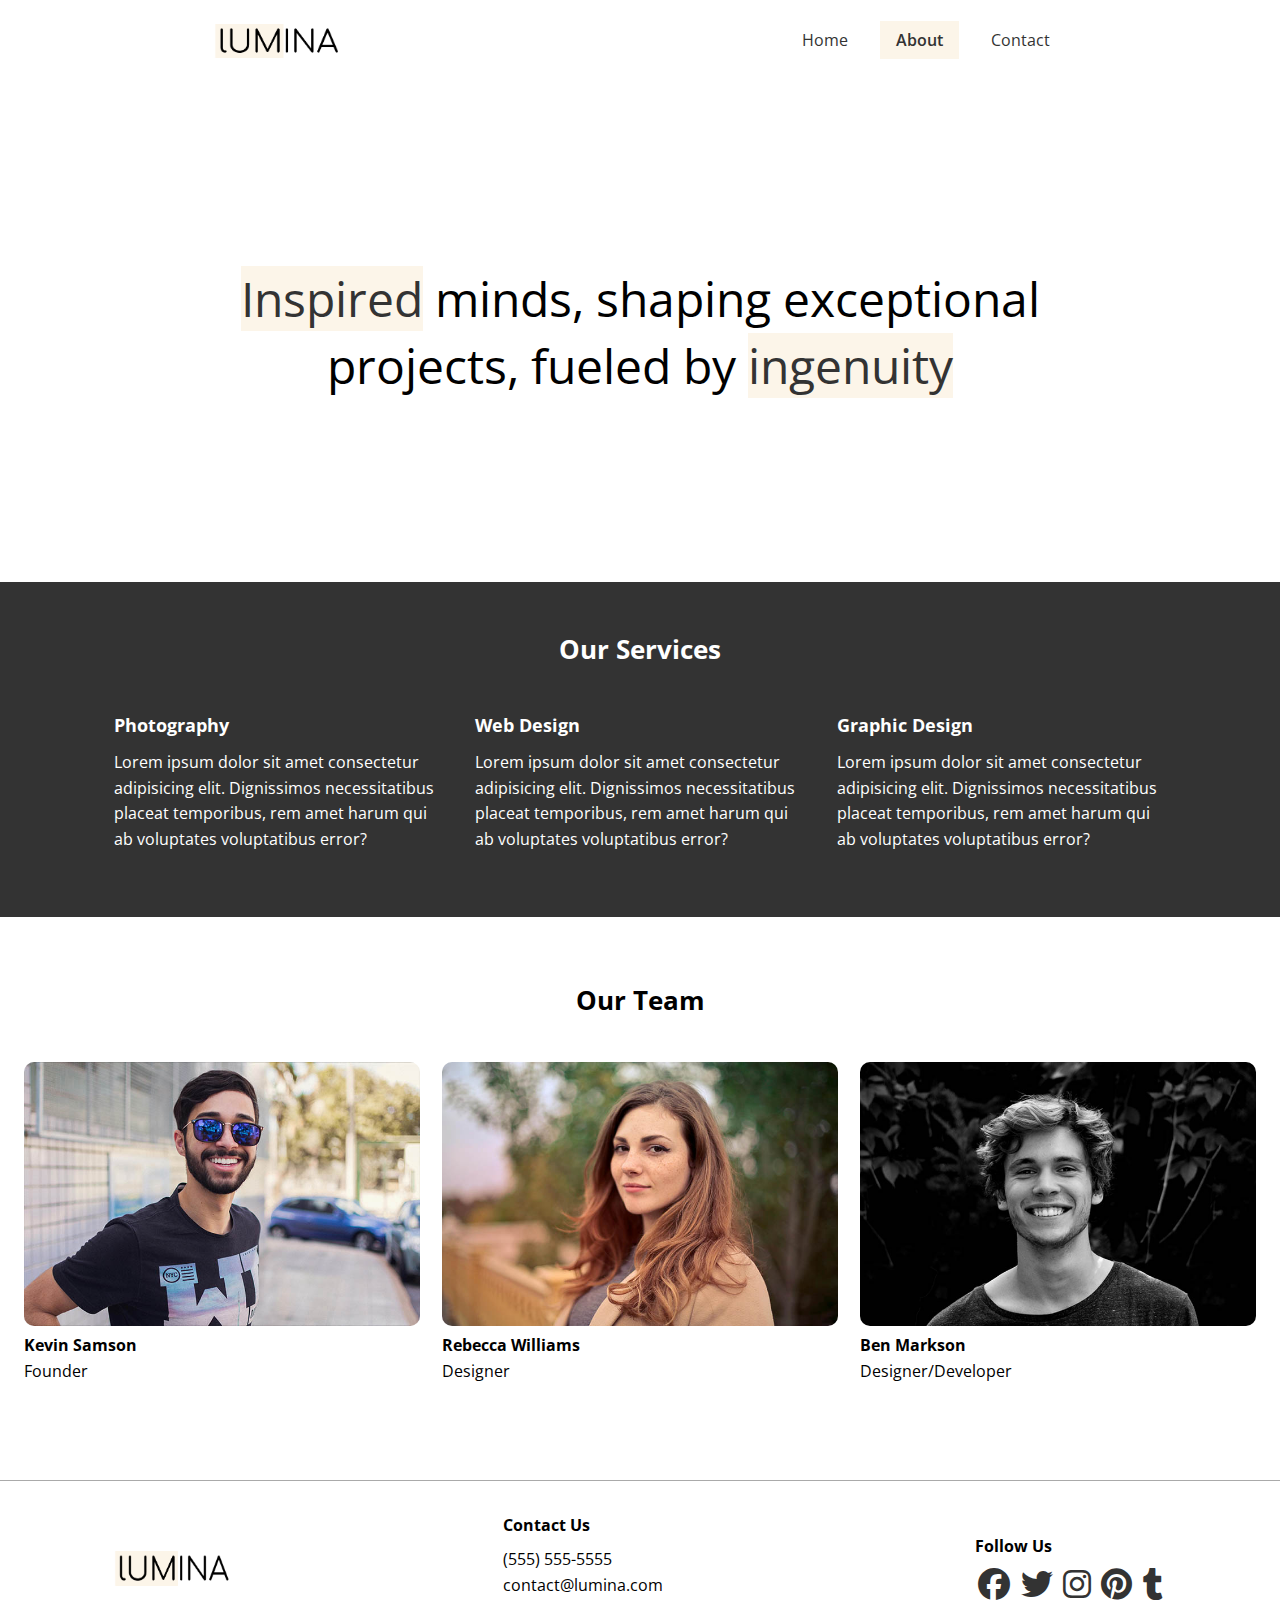
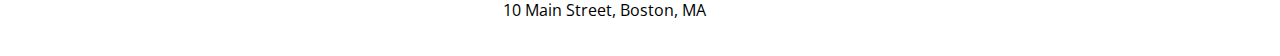
<file: about.html>
<!DOCTYPE html>
<html lang="en">
  <head>
    <meta charset="UTF-8" />
    <meta name="viewport" content="width=device-width, initial-scale=1.0" />
    <link rel="shortcut icon" href="images/favicon.ico" type="image/x-icon" />
    <title>About Lumina Creative</title>
    <link
      rel="stylesheet"
      href="https://cdnjs.cloudflare.com/ajax/libs/font-awesome/6.7.2/css/all.min.css"
      integrity="sha512-Evv84Mr4kqVGRNSgIGL/F/aIDqQb7xQ2vcrdIwxfjThSH8CSR7PBEakCr51Ck+w+/U6swU2Im1vVX0SVk9ABhg=="
      crossorigin="anonymous"
      referrerpolicy="no-referrer"
    />
    <link rel="preconnect" href="https://fonts.googleapis.com" />
    <link rel="preconnect" href="https://fonts.gstatic.com" crossorigin />
    <link
      href="https://fonts.googleapis.com/css2?family=Open+Sans:ital,wght@0,300..800;1,300..800&display=swap"
      rel="stylesheet"
    />
    <link rel="stylesheet" href="css/styles.css" />
  </head>
  <body>
    <header class="header" role="banner">
      <div class="container container-sm header-flex">
        <img src="images/logo.png" alt="Lumina Creative" class="logo" />
        <nav>
          <ul class="main-menu" aria-label="Main Menu">
            <li>
              <a href="/">Home</a>
            </li>
            <li>
              <a class="active" href="about.html">About</a>
            </li>
            <li>
              <a href="contact.html">Contact</a>
            </li>
          </ul>
        </nav>
      </div>
    </header>

    <section class="hero">
      <div class="container container-sm">
        <h2>
          <span class="bg-primary">Inspired</span> minds, shaping exceptional
          projects, fueled by <span class="bg-primary">ingenuity</span>
        </h2>
      </div>
    </section>

    <section class="services bg-dark">
      <div class="container">
        <h2 class="section-heading">Our Services</h2>
        <div class="services-flex">
          <div class="service-item">
            <h4>Photography</h4>
            <p>
              Lorem ipsum dolor sit amet consectetur adipisicing elit.
              Dignissimos necessitatibus placeat temporibus, rem amet harum qui
              ab voluptates voluptatibus error?
            </p>
          </div>
          <div class="service-item">
            <h4>Web Design</h4>
            <p>
              Lorem ipsum dolor sit amet consectetur adipisicing elit.
              Dignissimos necessitatibus placeat temporibus, rem amet harum qui
              ab voluptates voluptatibus error?
            </p>
          </div>
          <div class="service-item">
            <h4>Graphic Design</h4>
            <p>
              Lorem ipsum dolor sit amet consectetur adipisicing elit.
              Dignissimos necessitatibus placeat temporibus, rem amet harum qui
              ab voluptates voluptatibus error?
            </p>
          </div>
        </div>
      </div>
    </section>

    <section class="team">
      <div class="container container-lg">
        <h2 class="section-heading">Our Team</h2>
        <div class="team-flex">
          <div class="team-item">
            <img src="images/team1.jpg" alt="Team Member" />
            <h4>Kevin Samson</h4>
            <p>Founder</p>
          </div>
          <div class="team-item">
            <img src="images/team2.jpg" alt="Team Member" />
            <h4>Rebecca Williams</h4>
            <p>Designer</p>
          </div>
          <div class="team-item">
            <img src="images/team3.jpg" alt="Team Member" />
            <h4>Ben Markson</h4>
            <p>Designer/Developer</p>
          </div>
        </div>
      </div>
    </section>

    <footer class="footer">
      <div class="container footer-flex">
        <img src="images/logo.png" alt="Lumina Creative" />

        <div class="contact">
          <h4>Contact Us</h4>
          <ul aria-label="Contact Information">
            <li>(555) 555-5555</li>
            <li>contact@lumina.com</li>
            <li>10 Main Street, Boston, MA</li>
          </ul>
        </div>

        <div class="social">
          <h4>Follow Us</h4>
          <a href="#" aria-label="Follow us on Facebook"
            ><i class="fab fa-facebook fa-2x"></i
          ></a>
          <a href="#" aria-label="Follow us on Twitter"
            ><i class="fab fa-twitter fa-2x"></i
          ></a>
          <a href="#" aria-label="Follow us on Instagram"
            ><i class="fab fa-instagram fa-2x"></i
          ></a>
          <a href="#" aria-label="Follow us on Pinterest"
            ><i class="fab fa-pinterest fa-2x"></i
          ></a>
          <a href="#" aria-label="Follow us on Tumblr"
            ><i class="fab fa-tumblr fa-2x"></i
          ></a>
        </div>
      </div>
    </footer>
  </body>
</html>
</file>
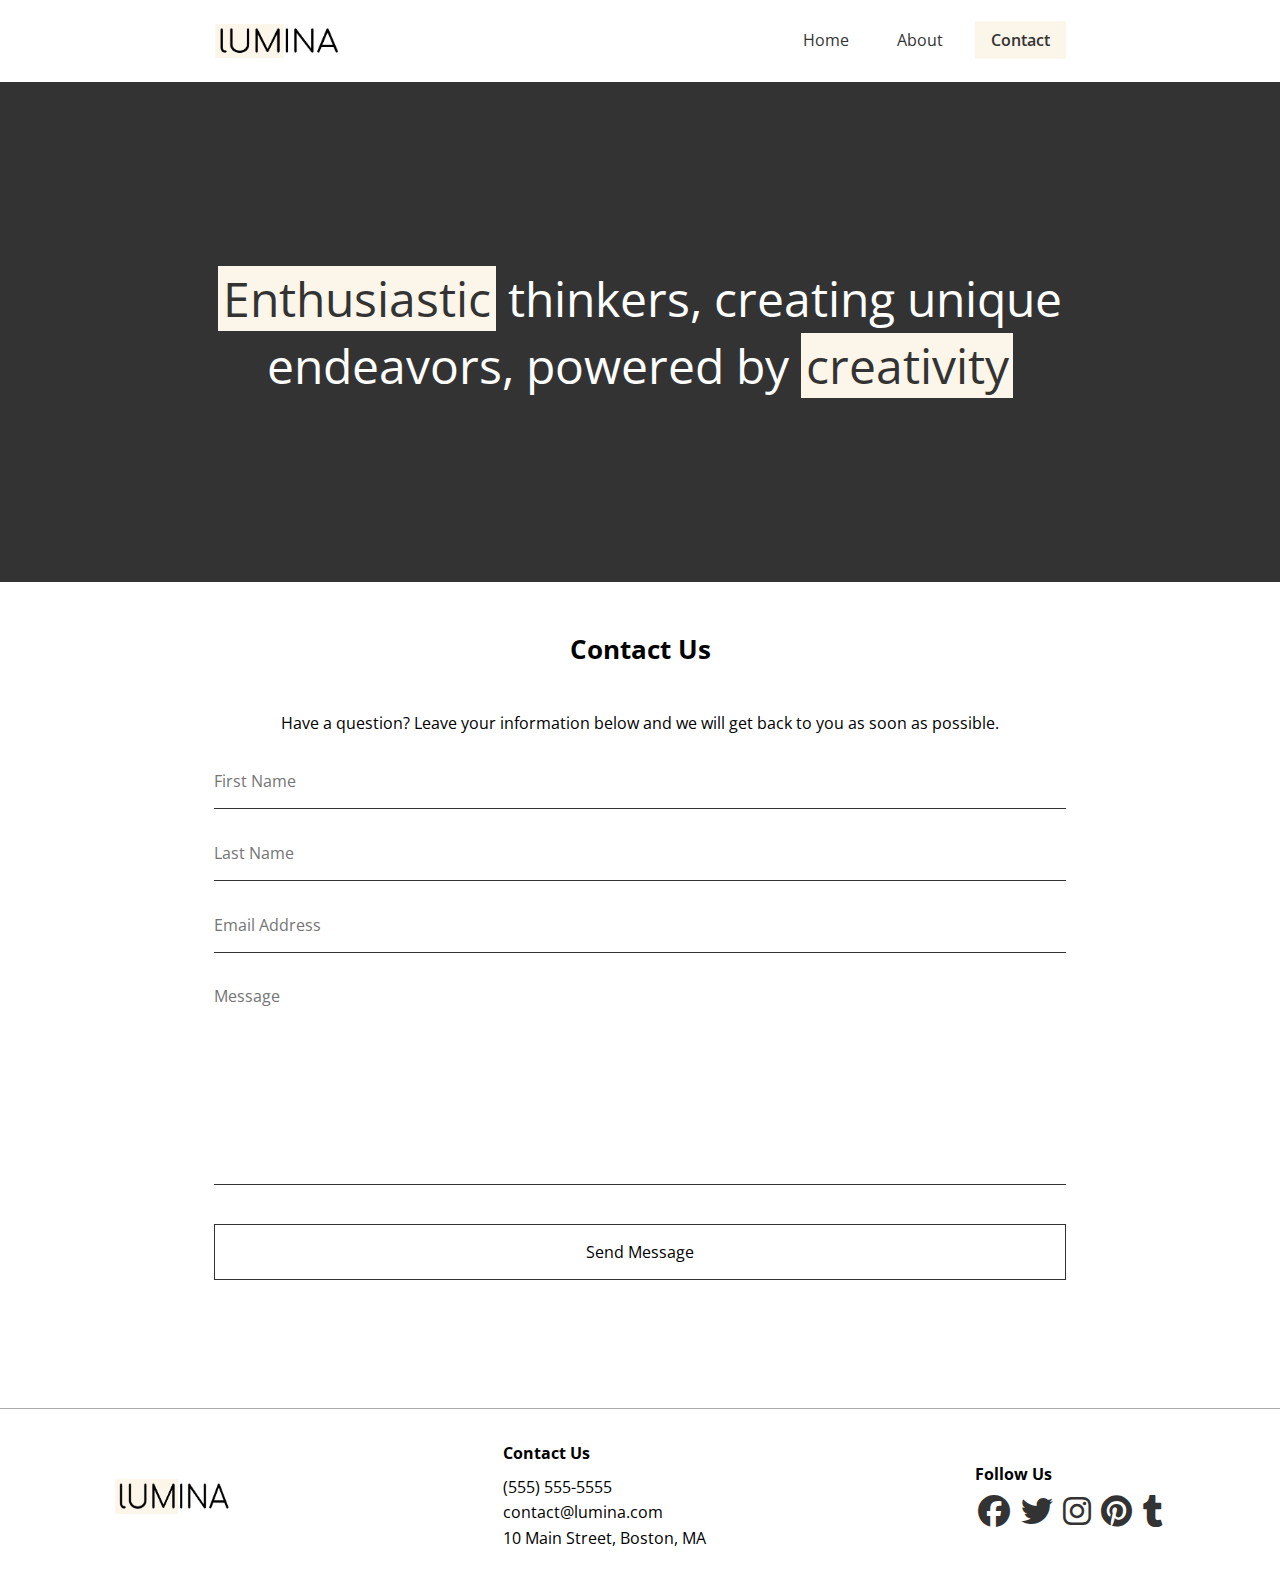
<file: contact.html>
<!DOCTYPE html>
<html lang="en">
  <head>
    <meta charset="UTF-8" />
    <meta name="viewport" content="width=device-width, initial-scale=1.0" />
    <link rel="shortcut icon" href="images/favicon.ico" type="image/x-icon" />
    <title>Contact Lumina Creative</title>
    <link
      rel="stylesheet"
      href="https://cdnjs.cloudflare.com/ajax/libs/font-awesome/6.7.2/css/all.min.css"
      integrity="sha512-Evv84Mr4kqVGRNSgIGL/F/aIDqQb7xQ2vcrdIwxfjThSH8CSR7PBEakCr51Ck+w+/U6swU2Im1vVX0SVk9ABhg=="
      crossorigin="anonymous"
      referrerpolicy="no-referrer"
    />
    <link rel="preconnect" href="https://fonts.googleapis.com" />
    <link rel="preconnect" href="https://fonts.gstatic.com" crossorigin />
    <link
      href="https://fonts.googleapis.com/css2?family=Open+Sans:ital,wght@0,300..800;1,300..800&display=swap"
      rel="stylesheet"
    />
    <link rel="stylesheet" href="css/styles.css" />
  </head>
  <body>
    <header class="header">
      <div class="container container-sm header-flex">
        <img src="images/logo.png" alt="Lumina Creative" class="logo" />
        <nav>
          <ul class="main-menu">
            <li>
              <a href="/">Home</a>
            </li>
            <li>
              <a href="about.html">About</a>
            </li>
            <li>
              <a class="active" href="contact.html">Contact</a>
            </li>
          </ul>
        </nav>
      </div>
    </header>

    <section class="hero bg-dark">
      <div class="container container-sm">
        <h2>
          <span class="bg-primary">Enthusiastic</span> thinkers, creating unique
          endeavors, powered by <span class="bg-primary">creativity</span>
        </h2>
      </div>
    </section>

    <section class="contact-form">
      <div class="container container-sm">
        <h2 class="section-heading">Contact Us</h2>
        <p>
          Have a question? Leave your information below and we will get back to
          you as soon as possible.
        </p>
        <form>
          <div class="form-group">
            <label for="first-name" class="visually-hidden">First Name</label>
            <input
              type="text"
              name="first-name"
              id="first-name"
              placeholder="First Name"
            />
          </div>
          <div class="form-group">
            <label for="last-name" class="visually-hidden">Last Name</label>
            <input
              type="text"
              name="last-name"
              id="last-name"
              placeholder="Last Name"
            />
          </div>
          <div class="form-group">
            <label for="email" class="visually-hidden">Email Address</label>
            <input
              type="email"
              name="email"
              id="email"
              placeholder="Email Address"
            />
          </div>
          <div class="form-group">
            <label for="message" class="visually-hidden">Message</label>
            <textarea
              name="message"
              id="message"
              placeholder="Message"
            ></textarea>
          </div>
          <div class="form-group">
            <button class="btn" type="submit">Send Message</button>
          </div>
        </form>
      </div>
    </section>

    <footer class="footer">
      <div class="container footer-flex">
        <img src="images/logo.png" alt="Lumina Creative" />

        <div class="contact">
          <h4>Contact Us</h4>
          <ul>
            <li>(555) 555-5555</li>
            <li>contact@lumina.com</li>
            <li>10 Main Street, Boston, MA</li>
          </ul>
        </div>

        <div class="social">
          <h4>Follow Us</h4>
          <a href="#"><i class="fab fa-facebook fa-2x"></i></a>
          <a href="#"><i class="fab fa-twitter fa-2x"></i></a>
          <a href="#"><i class="fab fa-instagram fa-2x"></i></a>
          <a href="#"><i class="fab fa-pinterest fa-2x"></i></a>
          <a href="#"><i class="fab fa-tumblr fa-2x"></i></a>
        </div>
      </div>
    </footer>
  </body>
</html>
</file>
<file: css/styles.css>
* {
  margin: 0;
  padding: 0;
  box-sizing: border-box;
  font-family: inherit;
  font-size: inherit;
}

:root {
  --primary: #fcf5e9;
  --dark: #333;
  --container-normal: 1100px;
  --container-large: 1400px;
  --container-small: 900px;
}

body {
  font-family: "Open Sans", sans-serif;
  line-height: 1.6;
}

a {
  text-decoration: none;
  color: var(--dark);
}

ul {
  list-style: none;
}

img {
  max-width: 100%;
}

/* Utility Classes */
.bg-primary {
  background-color: var(--primary);
  color: var(--dark);
}

.bg-dark {
  background-color: var(--dark);
  color: #fff;
}

.bg-dark .bg-primary {
  padding: 0 0.3rem;
}

.btn {
  display: inline-block;
  padding: 1rem 2rem;
  border: 1px solid var(--dark);
  background-color: transparent;
  cursor: pointer;
}

.btn:hover {
  background-color: var(--dark);
  color: #fff;
}

.visually-hidden {
  clip: rect(0 0 0 0);
  clip-path: inset(50%);
  height: 1px;
  overflow: hidden;
  position: absolute;
  white-space: nowrap;
  width: 1px;
}

.section-heading {
  font-size: 1.6rem;
  text-align: center;
  margin-bottom: 2.5rem;
}

/* Container */
.container {
  max-width: var(--container-normal);
  margin: 0 auto;
  padding: 0 1.5rem;
}

.container-lg {
  max-width: var(--container-large);
}

.container-sm {
  max-width: var(--container-small);
}

/* Alert */
.alert {
  text-align: center;
  padding: 0.5rem 0;
}

/* Header */
.header {
  margin: 1.5rem auto;
}

.header .logo {
  width: 130px;
}

.header .header-flex {
  display: flex;
  justify-content: space-between;
  align-items: center;
}

.header .main-menu {
  display: flex;
  gap: 1rem;
}

.header .main-menu a {
  padding: 0.5rem 1rem;
}

.header .main-menu a:hover {
  background-color: var(--primary);
}

.header .main-menu a.active {
  background-color: var(--primary);
  font-weight: 600;
}

/* Hero */
.hero {
  height: 500px;
  display: flex;
  justify-content: center;
  align-items: center;
  text-align: center;
}

.hero h2 {
  font-size: 3rem;
  line-height: 1.4;
  font-weight: normal;
}

/* Gallery */
.gallery-flex {
  display: flex;
  justify-content: center;
  flex-wrap: wrap;
  gap: 20px;
}

.gallery-item {
  width: calc(33.333% - 20px);
}

.gallery-item:hover {
  opacity: 0.9;
}

.gallery-item img {
  border-radius: 10px;
}

/* Footer */
.footer {
  border-top: 1px solid #aaa;
  padding: 2rem 1.5rem;
  margin-top: 2rem;
}

.footer .footer-flex {
  display: flex;
  justify-content: space-between;
  align-items: center;
}

.footer img {
  width: 120px;
  height: 35px;
}

.footer h4 {
  font-size: 1rem;
  margin-bottom: 0.5rem;
}

.footer a {
  margin: 0.2rem;
}

.footer a:hover {
  opacity: 0.9;
}

/* Services */
.services {
  padding: 3rem 0 4rem;
}

.services-flex {
  display: flex;
  gap: 2rem;
}

.service-item h4 {
  font-size: 1.1rem;
  margin-bottom: 0.7rem;
}

/* Team */
.team {
  padding: 4rem 0 4rem;
}

.team-flex {
  display: flex;
  gap: 1.4rem;
}

.team img {
  border-radius: 10px;
}

/* Contact */
.contact-form {
  padding: 3rem 0 4rem;
}

.contact-form p {
  text-align: center;
  margin-bottom: 2rem;
}

.form-group {
  margin: 2rem 0;
}

.contact-form input,
.contact-form textarea {
  border: none;
  border-bottom: 1px solid var(--dark);
  width: 100%;
  padding-bottom: 1rem;
  outline: none;
}

.contact-form textarea {
  height: 200px;
  resize: none;
}

.contact-form button {
  width: 100%;
}

/* Media Queries */
@media (max-width: 768px) {
  /* Header, Footer, Services, and Team */
  .header .header-flex,
  .footer .footer-flex,
  .services .services-flex,
  .team .team-flex {
    flex-direction: column;
    gap: 1.5rem;
  }

  /* Hero */
  .hero {
    height: 300px;
  }

  .hero h2 {
    font-size: 1.8rem;
  }

  /* Gallery */
  .gallery-item {
    width: calc(50% - 20px);
  }

  /* Footer */
  .footer .footer-flex {
    text-align: center;
  }
}
</file>
